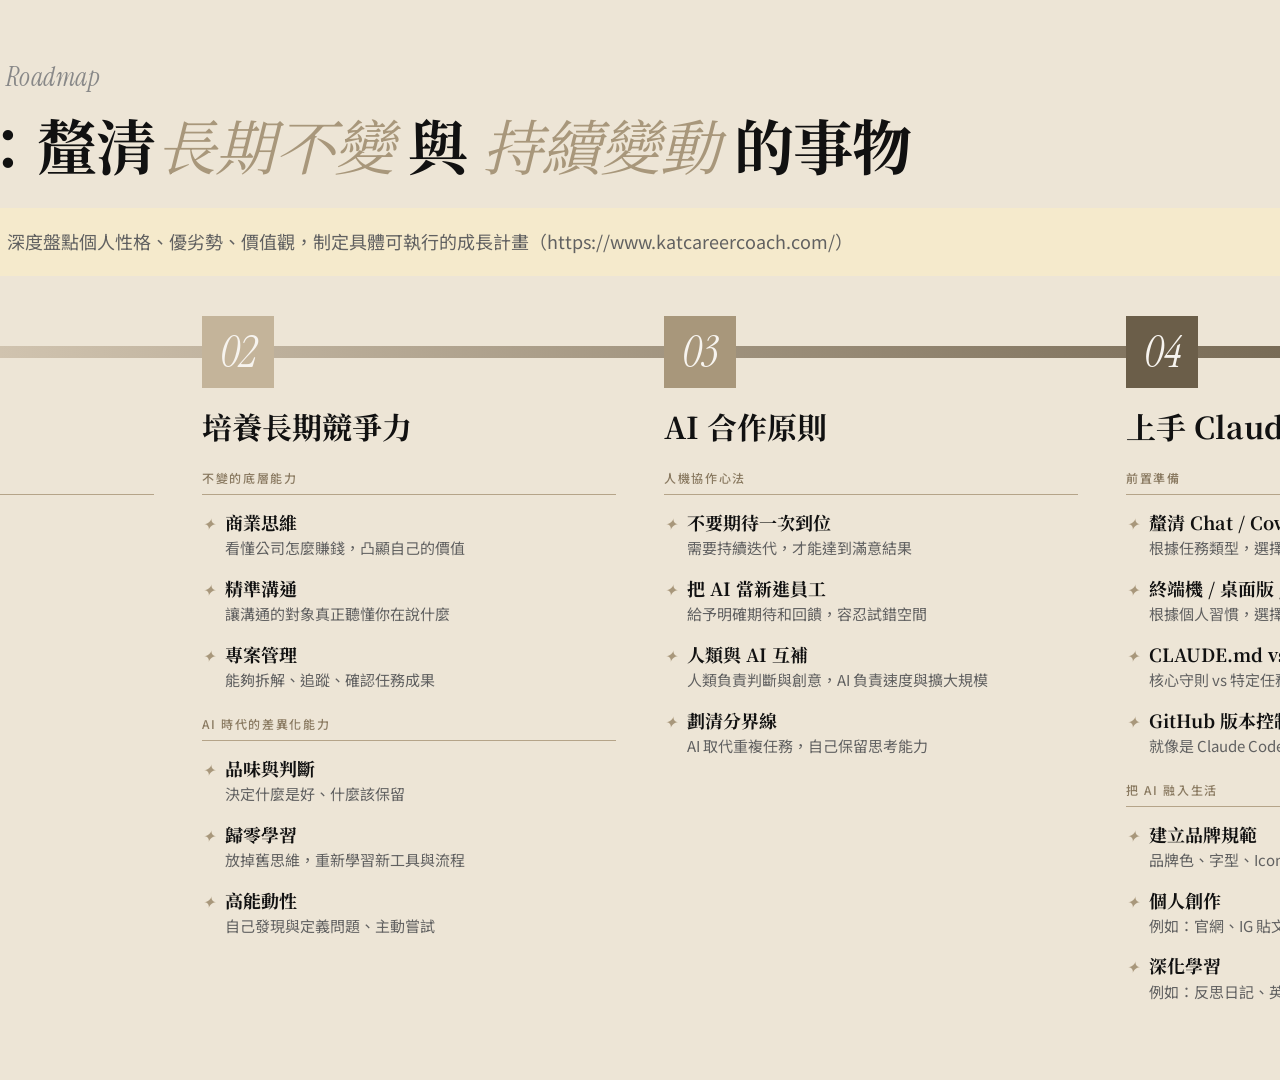
<file: harness-ai/learning-map/index.html>
<!DOCTYPE html>
<html lang="zh-Hant">
<head>
  <meta charset="UTF-8" />
  <meta name="viewport" content="width=1920, initial-scale=1.0" />
  <title>Harness AI — 競爭力學習地圖</title>
  <link rel="preconnect" href="https://fonts.googleapis.com" />
  <link rel="preconnect" href="https://fonts.gstatic.com" crossorigin />
  <link rel="stylesheet" href="https://fonts.googleapis.com/css2?family=Noto+Sans+TC:wght@400;500;700&family=Noto+Serif+TC:wght@500;700&family=Instrument+Serif:ital@0;1&display=swap" />
  <link rel="stylesheet" href="../../tokens.css" />
  <link rel="stylesheet" href="./style.css" />
</head>
<body>

<div class="canvas">
  <div class="canvas__inner">

    <header class="canvas-header">
      <p class="canvas-eyebrow">✦ Harness AI · Competency Roadmap</p>
      <h1 class="canvas-title">核心策略：釐清<span class="canvas-title__accent">長期不變</span> 與 <span class="canvas-title__accent">持續變動</span> 的事物</h1>
    </header>

    <aside class="callout">
      <p class="callout__text">預約 Kat 的一對一職涯諮詢，深度盤點個人性格、優劣勢、價值觀，制定具體可執行的成長計畫（https://www.katcareercoach.com/）</p>
    </aside>

    <div class="timeline">
      <div class="timeline__track"></div>
      <div class="timeline__arrow"></div>

      <!-- ─── Station 01 ─── -->
      <article class="station">
        <div class="station__node"><span class="station__num">01</span></div>
        <h2 class="station__title">面對 AI 焦慮</h2>

        <p class="group-label">看見與轉化焦慮</p>
        <ul class="items">
          <li class="item">
            <span class="item__star">✦</span>
            <p class="item__text"><strong>瀏覽但不沉浸於社群媒體</strong>　<em>避免引發強烈負面情緒</em></p>
          </li>
          <li class="item">
            <span class="item__star">✦</span>
            <p class="item__text"><strong>應用「注意力恢復理論」</strong>　<em>離開熟悉的壓力源，走進大自然</em></p>
          </li>
          <li class="item">
            <span class="item__star">✦</span>
            <p class="item__text"><strong>擁有「生涯適應力」</strong>　<em>關注、控制、好奇、信心</em></p>
          </li>
        </ul>
      </article>

      <!-- ─── Station 02 ─── -->
      <article class="station">
        <div class="station__node"><span class="station__num">02</span></div>
        <h2 class="station__title">培養長期競爭力</h2>

        <p class="group-label">不變的底層能力</p>
        <ul class="items">
          <li class="item">
            <span class="item__star">✦</span>
            <p class="item__text"><strong>商業思維</strong>　<em>看懂公司怎麼賺錢，凸顯自己的價值</em></p>
          </li>
          <li class="item">
            <span class="item__star">✦</span>
            <p class="item__text"><strong>精準溝通</strong>　<em>讓溝通的對象真正聽懂你在說什麼</em></p>
          </li>
          <li class="item">
            <span class="item__star">✦</span>
            <p class="item__text"><strong>專案管理</strong>　<em>能夠拆解、追蹤、確認任務成果</em></p>
          </li>
        </ul>

        <p class="group-label">AI 時代的差異化能力</p>
        <ul class="items">
          <li class="item">
            <span class="item__star">✦</span>
            <p class="item__text"><strong>品味與判斷</strong>　<em>決定什麼是好、什麼該保留</em></p>
          </li>
          <li class="item">
            <span class="item__star">✦</span>
            <p class="item__text"><strong>歸零學習</strong>　<em>放掉舊思維，重新學習新工具與流程</em></p>
          </li>
          <li class="item">
            <span class="item__star">✦</span>
            <p class="item__text"><strong>高能動性</strong>　<em>自己發現與定義問題、主動嘗試</em></p>
          </li>
        </ul>
      </article>

      <!-- ─── Station 03 ─── -->
      <article class="station">
        <div class="station__node"><span class="station__num">03</span></div>
        <h2 class="station__title">AI 合作原則</h2>

        <p class="group-label">人機協作心法</p>
        <ul class="items">
          <li class="item">
            <span class="item__star">✦</span>
            <p class="item__text"><strong>不要期待一次到位</strong>　<em>需要持續迭代，才能達到滿意結果</em></p>
          </li>
          <li class="item">
            <span class="item__star">✦</span>
            <p class="item__text"><strong>把 AI 當新進員工</strong>　<em>給予明確期待和回饋，容忍試錯空間</em></p>
          </li>
          <li class="item">
            <span class="item__star">✦</span>
            <p class="item__text"><strong>人類與 AI 互補</strong>　<em>人類負責判斷與創意，AI 負責速度與擴大規模</em></p>
          </li>
          <li class="item">
            <span class="item__star">✦</span>
            <p class="item__text"><strong>劃清分界線</strong>　<em>AI 取代重複任務，自己保留思考能力</em></p>
          </li>
        </ul>
      </article>

      <!-- ─── Station 04 ─── -->
      <article class="station">
        <div class="station__node"><span class="station__num">04</span></div>
        <h2 class="station__title">上手 Claude Code</h2>

        <p class="group-label">前置準備</p>
        <ul class="items">
          <li class="item">
            <span class="item__star">✦</span>
            <p class="item__text"><strong>釐清 Chat / Cowork / Code</strong><em>根據任務類型，選擇合適功能</em></p>
          </li>
          <li class="item">
            <span class="item__star">✦</span>
            <p class="item__text"><strong>終端機 / 桌面版 / IDE</strong><em>根據個人習慣，選擇 Claude Code 入口</em></p>
          </li>
          <li class="item">
            <span class="item__star">✦</span>
            <p class="item__text"><strong>CLAUDE.md vs Skill 差別</strong><em>核心守則 vs 特定任務 SOP</em></p>
          </li>
          <li class="item">
            <span class="item__star">✦</span>
            <p class="item__text"><strong>GitHub 版本控制</strong><em>就像是 Claude Code 的雲端硬碟</em></p>
          </li>
        </ul>

        <p class="group-label">把 AI 融入生活</p>
        <ul class="items">
          <li class="item">
            <span class="item__star">✦</span>
            <p class="item__text"><strong>建立品牌規範</strong><em>品牌色、字型、Icon 樣式等元素</em></p>
          </li>
          <li class="item">
            <span class="item__star">✦</span>
            <p class="item__text"><strong>個人創作</strong><em>例如：官網、IG 貼文模板、簡報模板</em></p>
          </li>
          <li class="item">
            <span class="item__star">✦</span>
            <p class="item__text"><strong>深化學習</strong><em>例如：反思日記、英文教練</em></p>
          </li>
        </ul>
      </article>

    </div>

  </div>
</div>

</body>
</html>
</file>
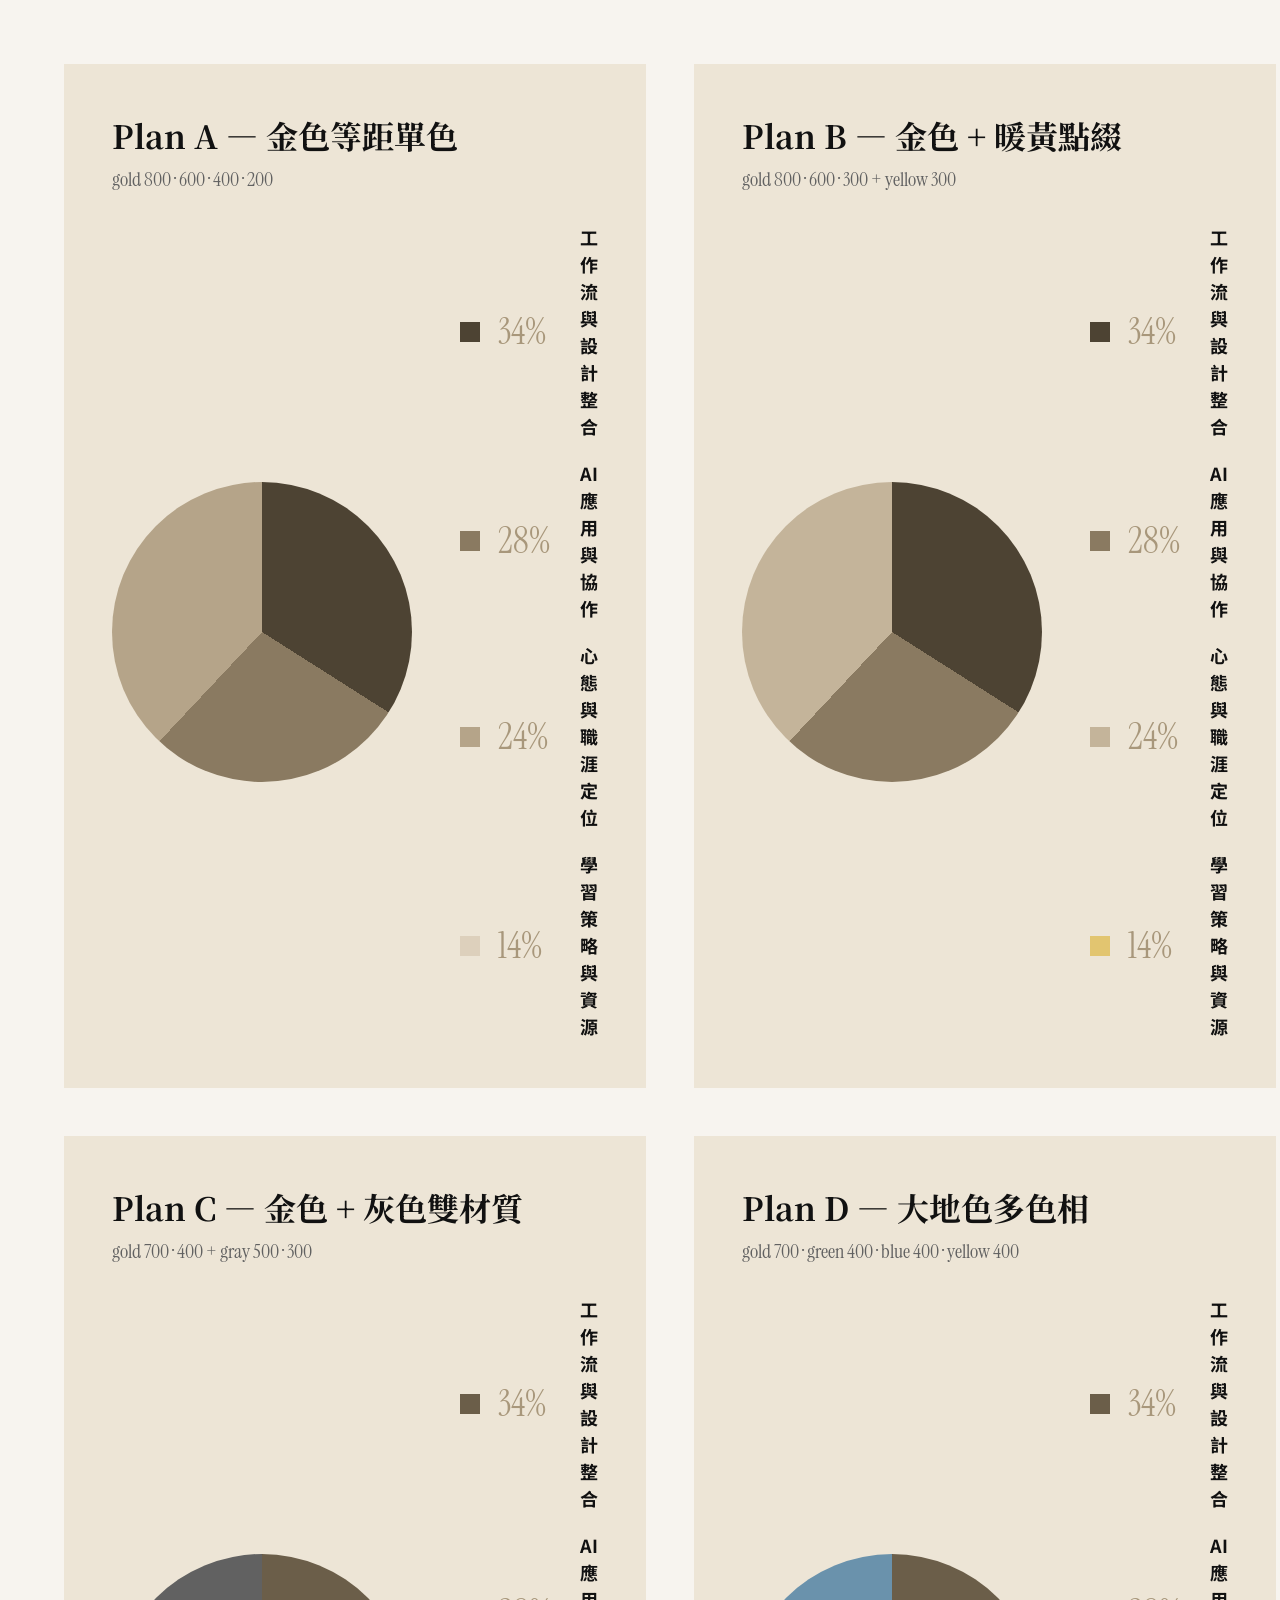
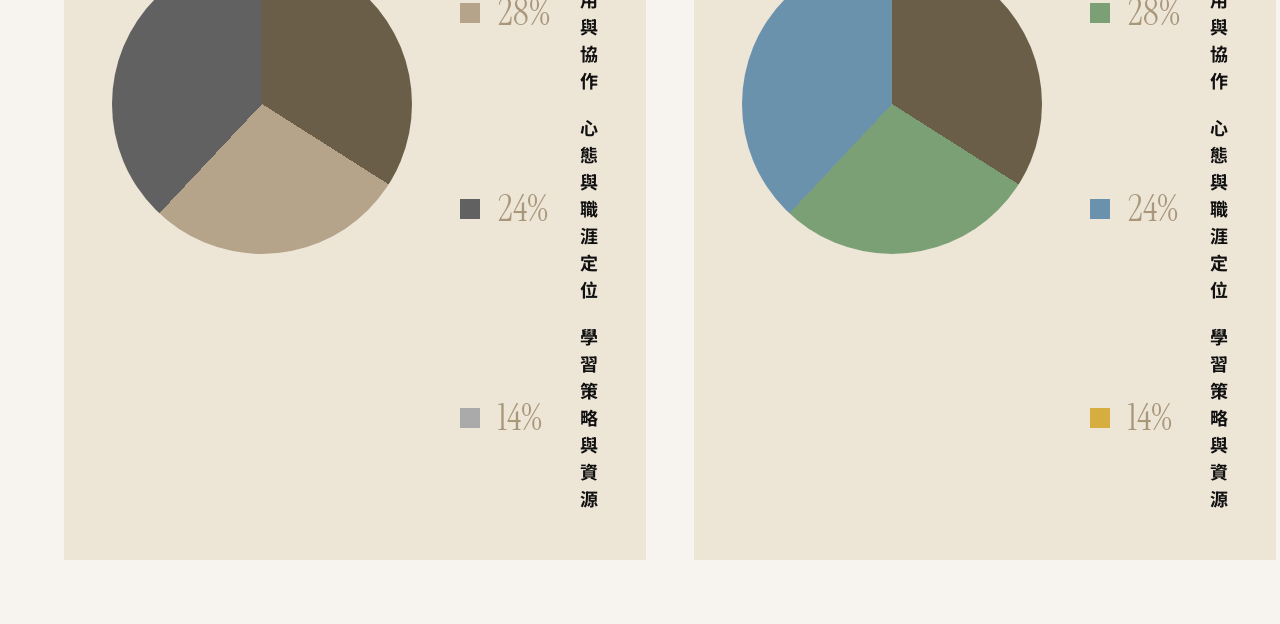
<file: harness-ai/pie-palette-demo.html>
<!DOCTYPE html>
<html lang="zh-Hant">
<head>
<meta charset="UTF-8" />
<link rel="preconnect" href="https://fonts.googleapis.com" />
<link rel="preconnect" href="https://fonts.gstatic.com" crossorigin />
<link href="https://fonts.googleapis.com/css2?family=Instrument+Serif:ital@0;1&family=Noto+Serif+TC:wght@300;400;700&family=Noto+Sans+TC:wght@400;500;700&display=swap" rel="stylesheet" />
<link rel="stylesheet" href="../template/tokens.css" />
<link rel="stylesheet" href="../template/slide.css" />
<style>
  body { background: var(--gold-50); padding: 64px; font-family: 'Noto Sans TC', sans-serif; }
  .demo-grid { display: grid; grid-template-columns: 1fr 1fr; gap: 48px; max-width: 1700px; margin: 0 auto; }
  .demo-card { background: var(--gold-100); padding: 48px; }
  .demo-card h3 { font-family: 'Noto Serif TC', serif; font-weight: 700; font-size: 32px; color: var(--gray-900); margin-bottom: 8px; }
  .demo-card .hexes { font-family: 'Instrument Serif', serif; font-size: 20px; color: var(--gray-500); margin-bottom: 32px; }
  /* shrink pie for demo grid */
  .demo-card .pie-chart { width: 300px; height: 300px; }
  .demo-card .pie-layout { gap: 48px; }
  .demo-card .pie-legend { gap: 20px; }
  .demo-card .pie-pct { font-size: 36px; width: 64px; }
  .demo-card .pie-label { font-size: 18px; }
  .demo-card .pie-swatch { width: 20px; height: 20px; }
  .demo-card .pie-legend-item { gap: 18px; }
</style>
</head>
<body>
  <div class="demo-grid">

    <!-- Plan A: 金色等距單色 -->
    <div class="demo-card on-light" style="--chart-1:var(--gold-800);--chart-2:var(--gold-600);--chart-3:var(--gold-400);--chart-4:var(--gold-200);">
      <h3>Plan A — 金色等距單色</h3>
      <p class="hexes">gold 800 · 600 · 400 · 200</p>
      <div class="pie-layout">
        <div class="pie-chart-area"><div class="pie-chart pie-chart--4" style="--p1:34%;--p2:62%;--p3:86%;"></div></div>
        <div class="pie-legend">
          <div class="pie-legend-item"><div class="pie-swatch pie-swatch--1"></div><span class="pie-pct">34%</span><p class="pie-label on-light"><strong>工作流與設計整合</strong></p></div>
          <div class="pie-legend-item"><div class="pie-swatch pie-swatch--2"></div><span class="pie-pct">28%</span><p class="pie-label on-light"><strong>AI 應用與協作</strong></p></div>
          <div class="pie-legend-item"><div class="pie-swatch pie-swatch--3"></div><span class="pie-pct">24%</span><p class="pie-label on-light"><strong>心態與職涯定位</strong></p></div>
          <div class="pie-legend-item"><div class="pie-swatch pie-swatch--4"></div><span class="pie-pct">14%</span><p class="pie-label on-light"><strong>學習策略與資源</strong></p></div>
        </div>
      </div>
    </div>

    <!-- Plan B: 金色 + 暖黃 accent -->
    <div class="demo-card on-light" style="--chart-1:var(--gold-800);--chart-2:var(--gold-600);--chart-3:var(--gold-300);--chart-4:var(--yellow-300);">
      <h3>Plan B — 金色 + 暖黃點綴</h3>
      <p class="hexes">gold 800 · 600 · 300 + yellow 300</p>
      <div class="pie-layout">
        <div class="pie-chart-area"><div class="pie-chart pie-chart--4" style="--p1:34%;--p2:62%;--p3:86%;"></div></div>
        <div class="pie-legend">
          <div class="pie-legend-item"><div class="pie-swatch pie-swatch--1"></div><span class="pie-pct">34%</span><p class="pie-label on-light"><strong>工作流與設計整合</strong></p></div>
          <div class="pie-legend-item"><div class="pie-swatch pie-swatch--2"></div><span class="pie-pct">28%</span><p class="pie-label on-light"><strong>AI 應用與協作</strong></p></div>
          <div class="pie-legend-item"><div class="pie-swatch pie-swatch--3"></div><span class="pie-pct">24%</span><p class="pie-label on-light"><strong>心態與職涯定位</strong></p></div>
          <div class="pie-legend-item"><div class="pie-swatch pie-swatch--4"></div><span class="pie-pct">14%</span><p class="pie-label on-light"><strong>學習策略與資源</strong></p></div>
        </div>
      </div>
    </div>

    <!-- Plan C: 金色 + 灰色 雙材質 -->
    <div class="demo-card on-light" style="--chart-1:var(--gold-700);--chart-2:var(--gold-400);--chart-3:var(--gray-500);--chart-4:var(--gray-300);">
      <h3>Plan C — 金色 + 灰色雙材質</h3>
      <p class="hexes">gold 700 · 400 + gray 500 · 300</p>
      <div class="pie-layout">
        <div class="pie-chart-area"><div class="pie-chart pie-chart--4" style="--p1:34%;--p2:62%;--p3:86%;"></div></div>
        <div class="pie-legend">
          <div class="pie-legend-item"><div class="pie-swatch pie-swatch--1"></div><span class="pie-pct">34%</span><p class="pie-label on-light"><strong>工作流與設計整合</strong></p></div>
          <div class="pie-legend-item"><div class="pie-swatch pie-swatch--2"></div><span class="pie-pct">28%</span><p class="pie-label on-light"><strong>AI 應用與協作</strong></p></div>
          <div class="pie-legend-item"><div class="pie-swatch pie-swatch--3"></div><span class="pie-pct">24%</span><p class="pie-label on-light"><strong>心態與職涯定位</strong></p></div>
          <div class="pie-legend-item"><div class="pie-swatch pie-swatch--4"></div><span class="pie-pct">14%</span><p class="pie-label on-light"><strong>學習策略與資源</strong></p></div>
        </div>
      </div>
    </div>

    <!-- Plan D: 大地色多色相 -->
    <div class="demo-card on-light" style="--chart-1:var(--gold-700);--chart-2:var(--green-400);--chart-3:var(--blue-400);--chart-4:var(--yellow-400);">
      <h3>Plan D — 大地色多色相</h3>
      <p class="hexes">gold 700 · green 400 · blue 400 · yellow 400</p>
      <div class="pie-layout">
        <div class="pie-chart-area"><div class="pie-chart pie-chart--4" style="--p1:34%;--p2:62%;--p3:86%;"></div></div>
        <div class="pie-legend">
          <div class="pie-legend-item"><div class="pie-swatch pie-swatch--1"></div><span class="pie-pct">34%</span><p class="pie-label on-light"><strong>工作流與設計整合</strong></p></div>
          <div class="pie-legend-item"><div class="pie-swatch pie-swatch--2"></div><span class="pie-pct">28%</span><p class="pie-label on-light"><strong>AI 應用與協作</strong></p></div>
          <div class="pie-legend-item"><div class="pie-swatch pie-swatch--3"></div><span class="pie-pct">24%</span><p class="pie-label on-light"><strong>心態與職涯定位</strong></p></div>
          <div class="pie-legend-item"><div class="pie-swatch pie-swatch--4"></div><span class="pie-pct">14%</span><p class="pie-label on-light"><strong>學習策略與資源</strong></p></div>
        </div>
      </div>
    </div>

  </div>
</body>
</html>
</file>
<file: tokens.css>
/* ══════════════════════════════════════════════
   Kat Career Coach — Design Tokens
   Single source of truth. Load before project CSS.
   ══════════════════════════════════════════════ */

:root {

  /* ── Gold ───────────────────────────────────── */
  --gold-50:  #F7F4EF;
  --gold-100: #EDE5D6;
  --gold-200: #DDD0BC;
  --gold-300: #C4B49A;
  --gold-400: #B5A489;
  --gold-500: #A8977B;
  --gold-600: #8A7A61;
  --gold-700: #6B5E49;
  --gold-800: #4D4333;
  --gold-900: #2E2820;

  /* ── Gray ───────────────────────────────────── */
  --gray-50:  #F7F7F7;
  --gray-100: #EEEEEE;
  --gray-200: #CCCCCC;
  --gray-300: #AAAAAA;
  --gray-400: #888888;
  --gray-500: #616161;
  --gray-600: #424242;
  --gray-700: #2E2E2E;
  --gray-800: #1A1A1A;
  --gray-900: #111111;

  /* ── Functional: Red ────────────────────────── */
  --red-50:  #FAF0EF;
  --red-100: #F4DCDA;
  --red-200: #E8C0BC;
  --red-300: #D89E9A;
  --red-400: #C87A76;
  --red-500: #B85C58;
  --red-600: #9A4A46;
  --red-700: #7C3A36;
  --red-800: #5E2A28;
  --red-900: #3E1C1A;

  /* ── Functional: Yellow ─────────────────────── */
  --yellow-50:  #FAF6E6;
  --yellow-100: #F5EACC;
  --yellow-200: #EDD9A0;
  --yellow-300: #E2C570;
  --yellow-400: #D6AE40;
  --yellow-500: #C8981A;
  --yellow-600: #A87C12;
  --yellow-700: #88620C;
  --yellow-800: #664808;
  --yellow-900: #443004;

  /* ── Functional: Green ──────────────────────── */
  --green-50:  #EDF2EC;
  --green-100: #D8E6D6;
  --green-200: #BDD4B9;
  --green-300: #9DBF98;
  --green-400: #7BA076;
  --green-500: #5C7A58;
  --green-600: #4A6246;
  --green-700: #3A4E36;
  --green-800: #2A3826;
  --green-900: #1C2418;

  /* ── Functional: Blue ───────────────────────── */
  --blue-50:  #EAF0F5;
  --blue-100: #D2E0EC;
  --blue-200: #B2CCDF;
  --blue-300: #8EB3CE;
  --blue-400: #6A92AC;
  --blue-500: #4C6E8C;
  --blue-600: #3C5870;
  --blue-700: #2E4456;
  --blue-800: #20303E;
  --blue-900: #141E28;

  /* ── Functional: Purple ─────────────────────── */
  --purple-50:  #F1EEF7;
  --purple-100: #E4DCEF;
  --purple-200: #D0C4E4;
  --purple-300: #B8A8D4;
  --purple-400: #9A8ABC;
  --purple-500: #7C6AA0;
  --purple-600: #645484;
  --purple-700: #4E4068;
  --purple-800: #382E4C;
  --purple-900: #241C32;

}
</file>
<file: harness-ai/learning-map/style.css>
/* ══════════════════════════════════════════════
   Harness AI — Competency Timeline
   Single canvas 1920×1080. Brand-aligned.
   ══════════════════════════════════════════════ */

* { box-sizing: border-box; margin: 0; padding: 0; }

body {
  background: var(--gold-200);
  font-family: 'Noto Sans TC', sans-serif;
  min-height: 100vh;
  display: flex;
  align-items: center;
  justify-content: center;
}

ul { list-style: none; }

/* ── Canvas ────────────────────────────────────── */

.canvas {
  width: 1920px;
  height: 1080px;
  background: var(--gold-100);
  position: relative;
  overflow: hidden;
  flex-shrink: 0;
  display: flex;
  flex-direction: column;
}

.canvas__inner {
  position: relative;
  flex: 1;
  min-height: 0;
  padding: 60px;
  display: flex;
  flex-direction: column;
}

/* ── Header ────────────────────────────────────── */

.canvas-header {
  margin-bottom: 28px;
}

/* ── Callout ───────────────────────────────────── */

.callout {
  background: var(--yellow-100);
  border-left: 4px solid var(--yellow-500);
  padding: 20px 28px;
  display: flex;
  justify-content: space-between;
  align-items: center;
  gap: 32px;
  margin-bottom: 40px;
  flex-shrink: 0;
}

.callout__text {
  font-size: 18px;
  line-height: 1.55;
  color: var(--gray-500);
  flex: 1;
}

.callout__link {
  font-family: 'Instrument Serif', serif;
  font-style: italic;
  font-size: 24px;
  color: var(--gold-700);
  text-decoration: none;
  white-space: nowrap;
  border-bottom: 1px solid var(--gold-700);
  padding-bottom: 2px;
}

.canvas-eyebrow {
  font-family: 'Instrument Serif', serif;
  font-style: italic;
  font-size: 26px;
  color: var(--gray-400);
  margin-bottom: 14px;
  letter-spacing: 0.02em;
}

.canvas-title {
  font-family: 'Noto Serif TC', serif;
  font-weight: 700;
  font-size: 60px;
  line-height: 1.2;
  color: var(--gray-900);
  letter-spacing: -0.01em;
}

.canvas-title__accent {
  font-family: 'Noto Serif TC', serif;
  font-style: italic;
  color: var(--gold-500);
  font-weight: 400;
}

/* ── Timeline ──────────────────────────────────── */

.timeline {
  display: grid;
  grid-template-columns: repeat(4, 1fr);
  gap: 48px;
  position: relative;
  flex: 1;
  min-height: 0;
}

.timeline__track {
  position: absolute;
  top: 30px;
  left: 72px;
  right: 72px;
  height: 12px;
  background: linear-gradient(to right, var(--gold-200), var(--gold-700));
  z-index: 0;
}

.timeline__arrow {
  position: absolute;
  top: 18px;
  right: 36px;
  width: 0;
  height: 0;
  border-top: 18px solid transparent;
  border-bottom: 18px solid transparent;
  border-left: 36px solid var(--gold-700);
  z-index: 0;
}

/* ── Station ───────────────────────────────────── */

.station {
  position: relative;
  z-index: 1;
  display: flex;
  flex-direction: column;
  min-width: 0;
}

.station__node {
  width: 72px;
  height: 72px;
  display: flex;
  align-items: center;
  justify-content: center;
  margin-bottom: 20px;
}

.station:nth-of-type(1) .station__node {
  background: var(--gold-200);
}
.station:nth-of-type(1) .station__num { color: var(--gold-600); }

.station:nth-of-type(2) .station__node {
  background: var(--gold-300);
}
.station:nth-of-type(2) .station__num { color: var(--gold-50); }

.station:nth-of-type(3) .station__node {
  background: var(--gold-500);
}
.station:nth-of-type(3) .station__num { color: var(--gold-50); }

.station:nth-of-type(4) .station__node {
  background: var(--gold-700);
}
.station:nth-of-type(4) .station__num { color: var(--gold-50); }

.station__num {
  font-family: 'Instrument Serif', serif;
  font-style: italic;
  font-weight: 400;
  font-size: 44px;
  line-height: 1;
}

.station__title {
  font-family: 'Noto Serif TC', serif;
  font-weight: 700;
  font-size: 30px;
  line-height: 1.25;
  color: var(--gray-900);
  margin-bottom: 24px;
}

/* ── Group label & items ───────────────────────── */

.group-label {
  font-family: 'Noto Sans TC', sans-serif;
  font-weight: 500;
  font-size: 12px;
  letter-spacing: 0.14em;
  text-transform: uppercase;
  color: var(--gold-600);
  padding-bottom: 8px;
  border-bottom: 1px solid var(--gold-400);
  margin-bottom: 14px;
}

.group-label + .items { margin-bottom: 20px; }
.group-label:not(:first-of-type) { margin-top: 4px; }

.items {
  display: flex;
  flex-direction: column;
  gap: 16px;
}

.item {
  display: flex;
  gap: 10px;
  align-items: baseline;
  min-width: 0;
}

.item__star {
  color: var(--gold-500);
  font-family: 'Instrument Serif', serif;
  font-style: italic;
  font-size: 16px;
  flex-shrink: 0;
}

.item__text {
  flex: 1;
  min-width: 0;
  font-size: 18px;
  line-height: 1.45;
  color: var(--gray-700);
}

.item__text strong {
  font-family: 'Noto Serif TC', serif;
  font-weight: 700;
  color: var(--gray-900);
}

.item__text em {
  display: block;
  font-style: normal;
  color: var(--gray-500);
  font-size: 15px;
  margin-top: 2px;
}

/* ── Footer ────────────────────────────────────── */
</file>
<file: template/tokens.css>
/* ══════════════════════════════════════════════
   Kat Career Coach — Design Tokens
   Single source of truth. Load before project CSS.
   ══════════════════════════════════════════════ */

:root {

  /* ── Gold ───────────────────────────────────── */
  --gold-50:  #F7F4EF;
  --gold-100: #EDE5D6;
  --gold-200: #DDD0BC;
  --gold-300: #C4B49A;
  --gold-400: #B5A489;
  --gold-500: #A8977B;
  --gold-600: #8A7A61;
  --gold-700: #6B5E49;
  --gold-800: #4D4333;
  --gold-900: #2E2820;

  /* ── Gray ───────────────────────────────────── */
  --gray-50:  #F7F7F7;
  --gray-100: #EEEEEE;
  --gray-200: #CCCCCC;
  --gray-300: #AAAAAA;
  --gray-400: #888888;
  --gray-500: #616161;
  --gray-600: #424242;
  --gray-700: #2E2E2E;
  --gray-800: #1A1A1A;
  --gray-900: #111111;

  /* ── Functional: Red ────────────────────────── */
  --red-50:  #FAF0EF;
  --red-100: #F4DCDA;
  --red-200: #E8C0BC;
  --red-300: #D89E9A;
  --red-400: #C87A76;
  --red-500: #B85C58;
  --red-600: #9A4A46;
  --red-700: #7C3A36;
  --red-800: #5E2A28;
  --red-900: #3E1C1A;

  /* ── Functional: Yellow ─────────────────────── */
  --yellow-50:  #FAF6E6;
  --yellow-100: #F5EACC;
  --yellow-200: #EDD9A0;
  --yellow-300: #E2C570;
  --yellow-400: #D6AE40;
  --yellow-500: #C8981A;
  --yellow-600: #A87C12;
  --yellow-700: #88620C;
  --yellow-800: #664808;
  --yellow-900: #443004;

  /* ── Functional: Green ──────────────────────── */
  --green-50:  #EDF2EC;
  --green-100: #D8E6D6;
  --green-200: #BDD4B9;
  --green-300: #9DBF98;
  --green-400: #7BA076;
  --green-500: #5C7A58;
  --green-600: #4A6246;
  --green-700: #3A4E36;
  --green-800: #2A3826;
  --green-900: #1C2418;

  /* ── Functional: Blue ───────────────────────── */
  --blue-50:  #EAF0F5;
  --blue-100: #D2E0EC;
  --blue-200: #B2CCDF;
  --blue-300: #8EB3CE;
  --blue-400: #6A92AC;
  --blue-500: #4C6E8C;
  --blue-600: #3C5870;
  --blue-700: #2E4456;
  --blue-800: #20303E;
  --blue-900: #141E28;

  /* ── Functional: Purple ─────────────────────── */
  --purple-50:  #F1EEF7;
  --purple-100: #E4DCEF;
  --purple-200: #D0C4E4;
  --purple-300: #B8A8D4;
  --purple-400: #9A8ABC;
  --purple-500: #7C6AA0;
  --purple-600: #645484;
  --purple-700: #4E4068;
  --purple-800: #382E4C;
  --purple-900: #241C32;

}
</file>
<file: template/slide.css>
/* ════════════════════════════════════════════════
   Kat Brand — Slide Template
   Canvas: 1920 × 1080 px  |  Preview: 50% scale
   ════════════════════════════════════════════════ */

:root {
  --highlight-warm: #EDE8A8;
  --chart-1: var(--gold-800);
  --chart-2: var(--gold-600);
  --chart-3: var(--gold-300);
  --chart-1-dark: var(--gold-600);
  --chart-2-dark: var(--gold-400);
  --chart-3-dark: var(--gold-200);
}

* { box-sizing: border-box; margin: 0; padding: 0; }

::selection { background: var(--gold-200); color: var(--gray-900); }

body {
  background: var(--gold-200);
  font-family: 'Noto Sans TC', sans-serif;
  display: flex;
  flex-direction: column;
  align-items: center;
  gap: 0;
  padding: 0 0 96px;
}

.slide-container {
  display: flex;
  flex-direction: column;
  align-items: center;
  gap: 48px;
  padding: 48px 24px 0;
  width: 100%;
}

.slide-group {
  display: flex;
  flex-direction: column;
  gap: 10px;
}

.slide-label {
  font-size: 12px;
  color: var(--gold-50);
  letter-spacing: 0.08em;
  text-transform: uppercase;
}

/* ════════════════════════════════════════════════
   SLIDE SHELL
   ════════════════════════════════════════════════ */

.slide-wrap {
  width: 960px;
  height: 540px;
  overflow: hidden;
  flex-shrink: 0;
}

.slide {
  width: 1920px;
  height: 1080px;
  transform: scale(0.5);
  transform-origin: top left;
  position: relative;
}

.slide--light  { background: var(--gold-50); }
.slide--dark   { background: var(--gold-900); }
.slide--warm   { background: var(--gold-100); }

.slide__full-image {
  display: block;
  width: 100%;
  height: 100%;
  object-fit: cover;
}

.inner {
  padding: 96px 112px;
  height: 100%;
  display: flex;
  flex-direction: column;
}

/* ════════════════════════════════════════════════
   TYPOGRAPHY
   ════════════════════════════════════════════════ */

.t-cover-title {
  font-family: 'Noto Serif TC', serif;
  font-weight: 700;
  font-size: 96px;
  line-height: 1.4;
}
.t-cover-title.on-dark  { color: var(--gold-100); }
.t-cover-title.on-light { color: var(--gray-900); }

.t-cover-sub {
  font-family: 'Noto Sans TC', sans-serif;
  font-weight: 400;
  font-size: 40px;
  line-height: 1.6;
}
.t-cover-sub.on-dark  { color: var(--gold-300); }
.t-cover-sub.on-light { color: var(--gray-500); }

.t-handle {
  font-family: 'Instrument Serif', serif;
  font-weight: 400;
  font-size: 40px;
}
.t-handle.on-dark  { color: var(--gold-500); }
.t-handle.on-light { color: var(--gray-500); }

.t-section-num {
  font-family: 'Instrument Serif', serif;
  font-style: italic;
  font-weight: 400;
  font-size: 120px;
  line-height: 1;
  color: var(--gold-500);
  flex-shrink: 0;
}

.t-section-title {
  font-family: 'Noto Serif TC', serif;
  font-weight: 700;
  font-size: 72px;
  line-height: 1.3;
}
.t-section-title.on-dark  { color: var(--gold-100); }
.t-section-title.on-light { color: var(--gray-900); }

.t-page-label {
  font-family: 'Noto Sans TC', sans-serif;
  font-weight: 500;
  font-size: 24px;
  letter-spacing: 0.12em;
  text-transform: uppercase;
  color: var(--gold-500);
  flex-shrink: 0;
}

.t-page-title {
  font-family: 'Noto Serif TC', serif;
  font-weight: 700;
  font-size: 80px;
  line-height: 1.25;
}
.t-page-title.on-dark  { color: var(--gold-100); }
.t-page-title.on-light { color: var(--gray-900); }

.t-agenda-title {
  font-family: 'Instrument Serif', serif;
  font-style: italic;
  font-weight: 400;
  font-size: 120px;
  line-height: 1.25;
}
.t-agenda-title.on-dark  { color: var(--gold-100); }
.t-agenda-title.on-light { color: var(--gold-500); }

.t-body {
  font-family: 'Noto Sans TC', sans-serif;
  font-weight: 400;
  font-size: 32px;
  line-height: 1.85;
}
.t-body.on-dark  { color: var(--gold-400); }
.t-body.on-light { color: var(--gray-500); }

.t-card-tag {
  font-family: 'Noto Serif TC', serif;
  font-weight: 700;
  font-size: 36px;
  line-height: 1.5;
}
.card.on-light .t-card-tag { color: var(--gray-900); }
.card.on-dark  .t-card-tag { color: var(--gold-100); }

.t-card-body {
  font-family: 'Noto Sans TC', sans-serif;
  font-weight: 400;
  font-size: 32px;
  line-height: 1.85;
}
.t-card-body.on-dark  { color: var(--gold-300); }
.t-card-body.on-light { color: var(--gray-500); }


.t-quote {
  font-family: 'Noto Serif TC', serif;
  font-weight: 500;
  font-size: 52px;
  line-height: 1.8;
}
.t-quote.on-dark  { color: var(--gold-300); }
.t-quote.on-light { color: var(--gold-600); }

.t-quote-source {
  font-family: 'Noto Sans TC', sans-serif;
  font-weight: 400;
  font-size: 32px;
}
.t-quote-source.on-dark  { color: var(--gold-600); }
.t-quote-source.on-light { color: var(--gray-400); }

.t-num {
  font-family: 'Instrument Serif', serif;
  font-style: italic;
  font-weight: 400;
  font-size: 80px;
  line-height: 1;
  color: var(--gold-500);
  flex-shrink: 0;
  min-width: 72px;
}
.on-dark .t-num { color: var(--gold-600); }

.t-caption {
  font-family: 'Noto Sans TC', sans-serif;
  font-weight: 400;
  font-size: 28px;
}
.t-caption.on-dark  { color: var(--gold-500); }
.t-caption.on-light { color: var(--gray-400); }

.t-highlight { padding: 2px 6px; }
.on-light .t-highlight { background: var(--highlight-warm); }
.on-dark  .t-highlight { background: var(--gold-700); }

.t-step-num {
  font-family: 'Instrument Serif', serif;
  font-weight: 400;
  font-size: 56px;
  line-height: 1;
  color: var(--gold-500);
}

.t-step-title {
  font-family: 'Noto Serif TC', serif;
  font-weight: 700;
  font-size: 32px;
  line-height: 1.3;
}
.t-step-title.on-dark  { color: var(--gold-100); }
.t-step-title.on-light { color: var(--gray-900); }

.t-step-desc {
  font-family: 'Noto Sans TC', sans-serif;
  font-weight: 400;
  font-size: 24px;
  line-height: 1.65;
}
.t-step-desc.on-dark  { color: var(--gold-300); }
.t-step-desc.on-light { color: var(--gray-500); }

.t-agenda-text {
  font-family: 'Noto Serif TC', serif;
  font-weight: 700;
  font-size: 36px;
  line-height: 1.3;
}
.t-agenda-text.on-dark  { color: var(--gold-200); }
.t-agenda-text.on-light { color: var(--gray-800); }

.t-col-tag {
  font-family: 'Noto Sans TC', sans-serif;
  font-weight: 500;
  font-size: 24px;
  letter-spacing: 0.1em;
  text-transform: uppercase;
  color: var(--gold-500);
}

.t-list-title {
  font-family: 'Noto Serif TC', serif;
  font-weight: 700;
  font-size: 40px;
  line-height: 1.3;
}
.t-list-title.on-dark  { color: var(--gold-100); }
.t-list-title.on-light { color: var(--gray-900); }

/* ════════════════════════════════════════════════
   PAGE HEADER
   ════════════════════════════════════════════════ */

.page-header {
  display: flex;
  align-items: baseline;
  gap: 24px;
  margin-bottom: 56px;
  flex-shrink: 0;
}

/* ════════════════════════════════════════════════
   1. COVER
   ════════════════════════════════════════════════ */

.cover__bg {
  position: absolute;
  inset: 0;
  z-index: 0;
  display: flex;
  align-items: center;
  justify-content: center;
  background: repeating-linear-gradient(
    -45deg,
    var(--gold-800) 0px,
    var(--gold-800) 20px,
    var(--gold-900) 20px,
    var(--gold-900) 40px
  );
}
.cover__bg img,
.cover__bg video {
  position: absolute;
  inset: 0;
  width: 100%;
  height: 100%;
  object-fit: cover;
}

.cover__bg .t-caption {
  opacity: 0.4;
  letter-spacing: 0.15em;
  text-transform: uppercase;
}

.cover > .inner {
  position: relative;
  z-index: 1;
  justify-content: flex-start;
  gap: 120px;
}

.cover__top {
  display: flex;
  justify-content: flex-start;
}

.cover__title-block {
  display: flex;
  flex-direction: column;
  gap: 20px;
}

/* ════════════════════════════════════════════════
   2. SECTION DIVIDER
   ════════════════════════════════════════════════ */

.section-divider > .inner {
  justify-content: center;
  gap: 24px;
}

.section-divider__row {
  display: flex;
  align-items: center;
  gap: 48px;
}

.section-divider__line {
  flex: 1;
  height: 2px;
}
.on-light .section-divider__line { background: var(--gold-300); }
.on-dark  .section-divider__line { background: var(--gold-700); }

/* ════════════════════════════════════════════════
   3. AGENDA
   ════════════════════════════════════════════════ */

.agenda-list {
  list-style: none;
  flex: 1;
  display: flex;
  flex-direction: column;
  justify-content: start;
}

.agenda-item {
  display: flex;
  align-items: center;
  gap: 40px;
  padding: 28px 0;
  border-bottom: 1px solid;
}
.on-light .agenda-item { border-color: var(--gold-400); }
.on-dark  .agenda-item { border-color: var(--gold-800); }

.agenda-item:first-child { border-top: 1px solid; }
.on-light .agenda-item:first-child { border-top-color: var(--gold-400); }
.on-dark  .agenda-item:first-child { border-top-color: var(--gold-800); }

.agenda-item__num {
  font-family: 'Instrument Serif', serif;
  font-size: 44px;
  color: var(--gold-500);
  flex-shrink: 0;
  width: 56px;
  text-align: right;
}

.agenda-item__star {
  font-family: 'Instrument Serif', serif;
  font-size: 32px;
  color: var(--gold-500);
  flex-shrink: 0;
  line-height: 1;
}

/* ════════════════════════════════════════════════
   4. CARDS
   ════════════════════════════════════════════════ */

.cards-grid {
  display: grid;
  grid-template-columns: repeat(3, 1fr);
  gap: 32px;
  flex: 1;
}

.cards-grid--2x2 {
  grid-template-columns: repeat(2, 1fr);
}

.card {
  border: 1px solid;
  padding: 48px 40px;
  display: flex;
  flex-direction: column;
  gap: 24px;
}
.card.on-light            { border-color: var(--gold-300); background: var(--gold-50); }
.card.on-light.card--warm { border-color: var(--gold-400); background: var(--gold-200); }
.card.on-dark             { border-color: var(--gold-700); background: var(--gold-800); }

.card__icon {
  width: 64px;
  height: 64px;
  stroke-width: 1.5;
  flex-shrink: 0;
}
.card__icon.on-light { color: var(--gold-500); }
.card__icon.on-dark  { color: var(--gold-400); }

.card__content {
  display: flex;
  flex-direction: column;
  gap: 16px;
  flex: 1;
}

/* ════════════════════════════════════════════════
   5. PIE CHART
   ════════════════════════════════════════════════ */

.pie-layout {
  display: flex;
  align-items: center;
  gap: 96px;
  flex: 1;
}

.pie-svg {
  display: block;
  flex-shrink: 0;
  overflow: visible;
}

.pie-segment {
  cursor: pointer;
  transition: opacity 0.2s ease;
  stroke: none;
  stroke-width: 0;
}

.pie-legend-item {
  cursor: default;
  transition: opacity 0.2s ease;
}

.pie-chart-area {
  display: flex;
  flex-direction: column;
  align-items: center;
  gap: 24px;
  flex-shrink: 0;
}

.pie-chart {
  width: 600px;
  height: 600px;
  border-radius: 50%;
}
.on-light .pie-chart {
  background: conic-gradient(
    var(--chart-1) 0% var(--p1),
    var(--chart-2) var(--p1) var(--p2),
    var(--chart-3) var(--p2) 100%
  );
}
.on-dark .pie-chart {
  background: conic-gradient(
    var(--chart-1-dark) 0% var(--p1),
    var(--chart-2-dark) var(--p1) var(--p2),
    var(--chart-3-dark) var(--p2) 100%
  );
}

.pie-legend {
  display: flex;
  flex-direction: column;
  gap: 40px;
  flex: 1;
  justify-content: center;
}

.pie-legend-item {
  display: flex;
  align-items: center;
  gap: 32px;
}

.pie-swatch {
  width: 28px;
  height: 28px;
  flex-shrink: 0;
}
.on-light .pie-swatch--1 { background: var(--chart-1); }
.on-light .pie-swatch--2 { background: var(--chart-2); }
.on-light .pie-swatch--3 { background: var(--chart-3); }
.on-light .pie-swatch--4 { background: var(--chart-4); }
.on-dark  .pie-swatch--1 { background: var(--chart-1-dark); }
.on-dark  .pie-swatch--2 { background: var(--chart-2-dark); }
.on-dark  .pie-swatch--3 { background: var(--chart-3-dark); }
.on-dark  .pie-swatch--4 { background: var(--chart-4-dark); }

.pie-pct {
  font-family: 'Instrument Serif', serif;
  font-weight: 400;
  font-size: 64px;
  line-height: 1;
  color: var(--gold-500);
  flex-shrink: 0;
  width: 100px;
}
.on-dark .pie-pct { color: var(--gold-100); }

.pie-label {
  font-family: 'Noto Sans TC', sans-serif;
  font-weight: 400;
  font-size: 32px;
  line-height: 1.5;
}
.pie-label.on-dark  { color: var(--gold-400); }
.pie-label.on-light { color: var(--gray-500); }
.pie-label.on-light strong { color: var(--gray-900); }
.pie-label.on-dark  strong { color: var(--gold-100); }

/* ════════════════════════════════════════════════
   6. IMAGE + TEXT
   ════════════════════════════════════════════════ */

.img-text-layout {
  display: grid;
  grid-template-columns: 1fr 1fr;
  gap: 80px;
  flex: 1;
  min-height: 0;
}

.img-text-layout--wide {
  grid-template-columns: 1fr 2fr;
}

.img-text__content {
  display: flex;
  flex-direction: column;
  justify-content: start;
  gap: 32px;
}

.img-text-layout--wide .img-text__content {
  padding-top: 32px;
}

.img-text__image {
  display: flex;
  min-height: 0;
  overflow: hidden;
}

/* ════════════════════════════════════════════════
   7. IMAGE ONLY
   ════════════════════════════════════════════════ */

.inner:has(.img-only-layout .img-wrap--browser) .page-header         { margin-bottom: 12px; }
.inner:has(.img-only-layout .img-wrap--browser) > .t-body            { margin-bottom: 24px; }
.inner:has(.img-only-layout .img-wrap--browser) .browser-body img    { object-position: top; }
.inner:has(.img-only-layout .img-wrap--plain) .page-header           { margin-bottom: 0; }
.inner:has(.img-only-layout .img-wrap--plain) .img-only-layout        { margin-top: 24px; }
.inner:has(.img-only-layout .img-wrap--plain) > .t-body              { margin-top: 12px; }

.img-only-layout {
  flex: 1;
  display: flex;
  gap: 32px;
  min-height: 0;
  overflow: hidden;
  justify-content: center;
  align-items: flex-start;
}
.img-only-layout--col      { flex-direction: column; align-items: center; }
.img-only-layout--centered { align-items: center; }

.qr-layout {
  flex: 1;
  display: flex;
  flex-direction: column;
  align-items: center;
  justify-content: center;
  gap: 48px;
}
.qr-title {
  font-family: 'Instrument Serif', serif;
  font-style: italic;
  font-weight: 400;
  font-size: 120px;
  line-height: 1;
  color: var(--gold-500);
  text-align: center;
  margin: 0;
}
.qr-code {
  width: 420px;
  height: 420px;
  padding: 24px;
  background: #fff;
}
.qr-code img { width: 100%; height: 100%; object-fit: contain; display: block; }

.inner:has(.qr-layout)::before,
.inner:has(.qr-layout)::after {
  content: '';
  display: block;
  width: 100%;
  height: 1px;
  background: var(--gold-500);
}

/* ════════════════════════════════════════════════
   IMAGE WRAPPERS
   ════════════════════════════════════════════════ */

.img-wrap {
  flex: 1;
  display: flex;
  flex-direction: column;
  overflow: hidden;
  min-width: 0;
  height: 100%;
}

.img-wrap--plain .img-placeholder {
  flex: 1;
  display: flex;
  align-items: center;
  justify-content: center;
}
.on-light .img-wrap--plain .img-placeholder { background: var(--gold-200); }
.on-dark  .img-wrap--plain .img-placeholder { background: var(--gold-800); }

.img-wrap--plain {
  border: 1px solid var(--gray-900);
}

.img-wrap--plain img {
  flex: 1;
  width: 100%;
  object-fit: cover;
  display: block;
}
.img-wrap--ratio-3-4  { flex: none; aspect-ratio: 3/4;  height: 100%; width: auto; }
.img-wrap--ratio-16-9 { flex: none; aspect-ratio: 16/9; height: 100%; width: auto; max-width: 100%; }

.slide-desc {
  flex-shrink: 0;
  margin-top: -32px;
  margin-bottom: 40px;
}

.img-wrap--browser {
  border: 1px solid var(--gray-900);
  border-radius: 12px;
  aspect-ratio: 1440 / 800;
  flex: none;
  align-self: flex-start;
  width: 100%;
  overflow: hidden;
}

.on-dark .img-wrap--browser { border-color: var(--gray-700); }

.img-only-layout .img-wrap--browser {
  width: auto;
  height: 100%;
  align-self: stretch;
}

.browser-chrome {
  height: 44px;
  border-bottom: 1px solid;
  display: flex;
  align-items: center;
  padding: 0 20px;
  gap: 12px;
  flex-shrink: 0;
}
.on-dark  .browser-chrome { background: var(--gray-900); border-bottom-color: var(--gray-700); }
.on-light .browser-chrome { background: var(--gold-100); border-bottom-color: var(--gold-400); }

.browser-dots {
  display: flex;
  gap: 8px;
  flex-shrink: 0;
}

.browser-dot {
  width: 14px;
  height: 14px;
  border-radius: 50%;
}
.browser-dot--r { background: var(--red-400); }
.browser-dot--y { background: var(--yellow-400); }
.browser-dot--g { background: var(--green-400); }

.browser-bar {
  flex: 1;
  height: 24px;
  border-radius: 3px;
  max-width: 480px;
}
.on-dark  .browser-bar { background: var(--gray-700); }
.on-light .browser-bar { background: var(--gold-200); }

.browser-body {
  flex: 1;
  display: flex;
  align-items: center;
  justify-content: center;
  min-height: 0;
}
.on-light .browser-body { background: var(--gold-200); }
.on-dark  .browser-body { background: var(--gold-800); }

.browser-body img {
  width: 100%;
  height: 100%;
  object-fit: cover;
  display: block;
}

.browser-body--scroll {
  overflow-y: scroll;
  align-items: flex-start;
  justify-content: flex-start;
}
.browser-body--scroll img {
  height: auto;
  object-fit: initial;
}

/* ════════════════════════════════════════════════
   6b. IMAGE + TEXT, PLAIN PANEL
   ════════════════════════════════════════════════ */

.inner--img-plain {
  width: 60%;
  padding: 172px 112px;
}

.img-plain-panel {
  position: absolute;
  right: 0;
  top: 0;
  bottom: 0;
  width: 40%;
  display: flex;
  align-items: center;
  justify-content: center;
  padding: 120px;
}
.on-light .img-plain-panel { background: var(--gold-100); }
.on-dark  .img-plain-panel { background: var(--gold-800); }

.img-plain-panel .img-placeholder {
  aspect-ratio: 3 / 4;
  width: 100%;
  max-height: 100%;
  border: 1px solid;
  display: flex;
  align-items: center;
  justify-content: center;
}
.on-light .img-plain-panel .img-placeholder {
  background: var(--gold-300);
  border-color: var(--gray-900);
}
.on-dark .img-plain-panel .img-placeholder {
  background: var(--gold-700);
  border-color: var(--gold-200);
}


.img-plain-panel__img-wrap {
  aspect-ratio: 3 / 4;
  width: 100%;
  max-height: 100%;
  border: 1px solid;
  overflow: hidden;
}
.on-light .img-plain-panel__img-wrap { border-color: var(--gray-900); }
.on-dark  .img-plain-panel__img-wrap { border-color: var(--gold-200); }

.img-plain-panel__img-wrap img {
  width: 100%;
  height: 100%;
  object-fit: cover;
  display: block;
}

/* ════════════════════════════════════════════════
   8. LIST
   ════════════════════════════════════════════════ */

.slide-list {
  list-style: none;
  flex: 1;
  display: flex;
  flex-direction: column;
  justify-content: center;
}

.list-item {
  display: flex;
  align-items: center;
  gap: 40px;
  padding: 48px 0;
  border-bottom: 1px solid;
}
.on-light .list-item { border-color: var(--gold-300); }
.on-dark  .list-item { border-color: var(--gold-600); }

.list-item:first-child { border-top: 1px solid; }
.on-light .list-item:first-child { border-top-color: var(--gold-300); }
.on-dark  .list-item:first-child { border-top-color: var(--gold-600); }

.list-item__text {
  display: flex;
  flex-direction: column;
  gap: 8px;
  flex: 1;
}

.list-item__title-row {
  display: flex;
  align-items: center;
  gap: 8px;
}

.list-item__link {
  display: inline-flex;
  align-items: center;
  justify-content: center;
  flex-shrink: 0;
  color: var(--gold-500);
  transition: color 0.2s;
}
.list-item__link:hover { color: var(--gold-700); }
.list-item__link svg { width: 40px; height: 40px; stroke-width: 1.8; }

.slide-tag {
  font-family: 'Instrument Serif', serif;
  font-size: 28px;
  line-height: 1;
  padding: 6px 20px;
  display: inline-flex;
  align-items: center;
  gap: 8px;
  flex-shrink: 0;
}
.slide-tag--yellow { background: var(--yellow-100); color: var(--yellow-700); border: 1px solid var(--yellow-700); }
.slide-tag--purple { background: var(--purple-100); color: var(--purple-700); border: 1px solid var(--purple-700); }
.slide-tag--corner {
  position: absolute;
  bottom: 120px;
  right: 136px;
  font-size: 32px;
  padding: 10px 28px;
}

/* ════════════════════════════════════════════════
   REFLECT — 三分鐘想一想 反思頁
   ════════════════════════════════════════════════ */
.inner:has(.reflect-content)::before,
.inner:has(.reflect-content)::after {
  content: '';
  display: block;
  width: 100%;
  height: 1px;
  background: var(--gold-500);
}
.reflect-content {
  flex: 1;
  display: flex;
  flex-direction: column;
  align-items: center;
  justify-content: center;
  text-align: center;
  gap: 64px;
}
.reflect-content .t-page-title { max-width: 1400px; }

.t-body code, .t-card-body code, .compare-cell code {
  font-family: 'Google Sans Code', monospace;
  font-size: 0.875em;
  padding: 4px 12px;
}
.compare-cell code { vertical-align: 0.15em; }
.on-light .t-body code, .on-light .t-card-body code, .on-light .compare-cell code { background: var(--red-100); color: var(--red-700); }
.on-dark  .t-body code, .on-dark  .t-card-body code, .on-dark  .compare-cell code { background: var(--gold-700); color: var(--gold-100); }

code.code--purple { background: var(--purple-100) !important; color: var(--purple-700) !important; }
code.code--yellow { background: var(--yellow-100) !important; color: var(--yellow-700) !important; }

.inline-list {
  list-style: none;
  display: flex;
  flex-direction: column;
  gap: 12px;
  margin-top: 16px;
  padding-left: 0;
}

.inline-list li {
  position: relative;
  padding-left: 1.4em;
}

.inline-list li::before {
  content: '✦';
  position: absolute;
  left: 0;
  color: var(--gold-500);
  font-size: 0.85em;
}

.numbered-list {
  list-style: none;
  display: flex;
  flex-direction: column;
  gap: 12px;
  margin-top: 16px;
  padding-left: 0;
  counter-reset: numlist;
}
.numbered-list li {
  counter-increment: numlist;
}
.numbered-list li::before {
  content: counter(numlist) ". ";
  color: var(--gold-500);
  font-weight: 700;
  margin-right: 8px;
}

.slide-link-btn {
  display: inline-flex;
  align-items: center;
  gap: 10px;
  margin-top: 16px;
  font-family: 'Noto Sans TC', sans-serif;
  font-weight: 500;
  font-size: 32px;
  line-height: 1.4;
  color: var(--gold-500);
  text-decoration: none;
  align-self: flex-start;
  transition: color 0.2s;
}
.slide-link-btn svg { width: 32px; height: 32px; stroke-width: 1.8; flex-shrink: 0; }
.slide-link-btn:hover { color: var(--gold-700); }

/* ════════════════════════════════════════════════
   9. QUOTE
   ════════════════════════════════════════════════ */

.quote-layout {
  flex: 1;
  display: flex;
  align-items: center;
  padding: 0 60px;
}

.quote-inner {
  display: flex;
  gap: 48px;
  align-items: flex-start;
}

.quote-bar {
  width: 6px;
  flex-shrink: 0;
  align-self: stretch;
  background: var(--gold-500);
}

.quote-content {
  display: flex;
  flex-direction: column;
  gap: 32px;
}

/* ════════════════════════════════════════════════
   10. PROCESS
   ════════════════════════════════════════════════ */

.steps-layout {
  display: flex;
  align-items: flex-start;
  flex: 1;
  gap: 0;
}

.step-item {
  flex: 1;
  display: flex;
  flex-direction: column;
  gap: 16px;
  padding: 0 40px;
}
.step-item:first-child { padding-left: 0; }
.step-item:last-child  { padding-right: 0; }

.step-connector {
  flex-shrink: 0;
  width: 64px;
  height: 2px;
  margin-top: 32px;
  align-self: flex-start;
}
.on-light .step-connector { background: var(--gold-300); }
.on-dark  .step-connector { background: var(--gold-700); }

/* ════════════════════════════════════════════════
   11. COMPARE TABLE
   ════════════════════════════════════════════════ */

.compare-layout {
  flex: 1;
  display: flex;
  flex-direction: column;
  justify-content: center;
  gap: 48px;
}

.compare-table {
  display: flex;
  flex-direction: column;
}

.compare-row {
  display: grid;
  grid-template-columns: 1fr 1fr;
  padding: 0;
}

/* Header row — no surrounding border, accent underline on cells */
.compare-row--header {
  padding-bottom: 4px;
}

/* Item rows — darker dividers between rows */
.compare-row:not(.compare-row--header) {
  padding: 36px 0;
}
.on-light .compare-row:not(.compare-row--header) { border-bottom: 1px solid var(--gold-400); }
.on-dark  .compare-row:not(.compare-row--header) { border-bottom: 1px solid var(--gold-600); }

/* Header cells — Noto Serif, icon + text, gold-500 underline accent */
.compare-row--header .compare-cell {
  display: flex;
  align-items: center;
  gap: 20px;
  font-family: 'Noto Serif TC', serif;
  font-weight: 600;
  font-size: 44px;
  line-height: 1.3;
  padding-bottom: 24px;
  border-bottom: 3px solid var(--gold-500);
}
.compare-row--header .compare-cell svg {
  width: 44px;
  height: 44px;
  flex-shrink: 0;
  stroke-width: 1.5;
}

/* Item cells — Noto Sans, lighter, smaller */
.compare-cell {
  font-family: 'Noto Sans TC', sans-serif;
  font-weight: 400;
  font-size: 32px;
  line-height: 1.4;
}

.on-light .compare-row--header .compare-cell { color: var(--gold-500); }
.on-dark  .compare-row--header .compare-cell { color: var(--gold-100); }
.on-light .compare-cell                      { color: var(--gray-700); }
.on-dark  .compare-cell                      { color: var(--gold-200); }

.compare-source {
  font-family: 'Noto Sans TC', sans-serif;
  font-size: 24px;
  font-weight: 400;
  letter-spacing: 0.05em;
}
.on-light .compare-source { color: var(--gray-400); }
.on-dark  .compare-source { color: var(--gold-600); }

/* ════════════════════════════════════════════════
   VIEWER HEADER
   ════════════════════════════════════════════════ */

.viewer-header {
  position: sticky;
  top: 0;
  z-index: 200;
  align-self: stretch;
  background: var(--gold-200);
  border-bottom: 1px solid var(--gray-700);
  display: flex;
  align-items: center;
  justify-content: flex-end;
  gap: 10px;
  padding: 10px 24px;
}

.seg-ctrl {
  display: flex;
  background: var(--gold-100);
  padding: 3px;
  gap: 2px;
}

.seg-btn {
  font-family: 'Noto Sans TC', sans-serif;
  font-size: 13px;
  color: var(--gold-400);
  background: transparent;
  border: none;
  padding: 6px 14px;
  cursor: pointer;
  letter-spacing: 0.06em;
  display: flex;
  align-items: center;
  gap: 6px;
  transition: background 0.15s, color 0.15s;
}

.seg-btn svg { width: 14px; height: 14px; stroke-width: 1.8; flex-shrink: 0; }

.seg-btn--active {
  background: var(--gold-300);
  color: var(--gold-900);
}

.seg-btn:not(.seg-btn--active):hover {
  background: var(--gold-200);
  color: var(--gold-900);
}

/* ════════════════════════════════════════════════
   PRESENT MODE
   ════════════════════════════════════════════════ */

.present-btn {
  display: flex; align-items: center; gap: 10px;
  padding: 8px 18px;
  background: var(--gold-900);
  color: var(--gold-100);
  border: none;
  font-family: 'Noto Sans TC', sans-serif;
  font-size: 13px;
  letter-spacing: 0.08em;
  cursor: pointer;
  transition: background 0.15s;
}
.present-btn:hover { background: var(--gold-700); }
.present-btn svg { width: 18px; height: 18px; stroke-width: 1.5; }

/* ════════════════════════════════════════════════
   GRID VIEW MODE
   ════════════════════════════════════════════════ */


body.view-grid .slide-container {
  display: grid;
  grid-template-columns: repeat(auto-fill, 240px);
  justify-content: center;
  align-items: start;
  column-gap: 20px;
  row-gap: 20px;
  padding: 24px 40px 0;
}

body.view-grid .slide-group {
  flex-direction: column;
  gap: 8px;
  cursor: pointer;
}

body.view-grid .slide-wrap {
  width: 240px;
  height: 135px;
}

body.view-grid .slide-wrap .slide {
  transform: scale(0.125);
}

body.view-grid .slide-label {
  font-size: 11px;
  text-align: left;
  color: var(--gold-50);
}

body.view-grid .slide-group:hover .slide-wrap {
  outline: 1px solid var(--gold-100);
  outline-offset: 2px;
}

.present-overlay {
  display: none;
  position: fixed; inset: 0;
  z-index: 1000;
  background: #000;
  align-items: center;
  justify-content: center;
  cursor: none;
  user-select: none;
}
.present-overlay.active { display: flex; }

.present-stage {
  position: relative;
  width: 1920px; height: 1080px;
  flex-shrink: 0;
}

.present-stage .slide {
  transform: none !important;
  transform-origin: unset !important;
}

.present-zone {
  position: fixed;
  top: 0; bottom: 0;
  width: 50%;
  z-index: 1002;
  pointer-events: none;
}
.present-zone--prev { left: 0; }
.present-zone--next { right: 0; }

.present-cursor {
  position: fixed;
  width: 36px; height: 36px;
  border-radius: 50%;
  background: rgba(255, 215, 0, 0.55);
  pointer-events: none;
  z-index: 1003;
  transform: translate(-50%, -50%);
  transition: opacity 0.4s;
  display: flex; align-items: center; justify-content: center;
}
.present-cursor.hidden { opacity: 0; }

#presentProgress {
  position: fixed;
  bottom: 0; left: 0; right: 0;
  height: 200px;
  opacity: 0;
  transition: opacity 0.25s ease;
  pointer-events: none;
  z-index: 1004;
  cursor: pointer;
}
#presentProgress.visible {
  opacity: 1;
  pointer-events: all;
}
#progressBar {
  position: absolute;
  bottom: 40px;
  left: 0; right: 0;
  height: 6px;
  background: rgba(255,255,255,0.45);
}
#progressFill {
  height: 100%;
  background: var(--gold-500);
  transition: width 0.2s ease;
  pointer-events: none;
}
#progressTooltip {
  position: absolute;
  bottom: 56px;
  transform: translateX(-50%);
  pointer-events: none;
  opacity: 0;
  transition: opacity 0.15s ease;
}
#progressTooltip.visible { opacity: 1; }
#progressThumb {
  width: 154px;
  height: 86px;
  overflow: hidden;
  border-radius: 0;
  box-shadow: 0 8px 32px rgba(0,0,0,0.5);
  background: #222;
}
#progressThumb .slide {
  transform: scale(0.08) !important;
  transform-origin: top left !important;
}
#progressNum {
  position: absolute;
  bottom: 8px;
  transform: translateX(-50%);
  background: var(--gold-500);
  color: var(--gray-50);
  font-family: 'Noto Sans TC', sans-serif;
  font-weight: 400;
  font-size: 12px;
  line-height: 1;
  padding: 4px 12px;
  border-radius: 20px;
  pointer-events: none;
  opacity: 0;
  transition: opacity 0.15s ease;
}
#progressNum.visible { opacity: 1; }

/* ════════════════════════════════════════════════
   PRESENTER VIEW (簡報者檢視)
   ════════════════════════════════════════════════ */

.presenter-overlay {
  display: none;
  position: fixed; inset: 0;
  z-index: 1100;
  background: #000;
  flex-direction: column;
  padding: 22px 28px 20px;
  gap: 14px;
  user-select: none;
}
.presenter-overlay.active { display: flex; }

.presenter-bar {
  display: flex;
  align-items: center;
  gap: 14px;
  flex-shrink: 0;
}
.presenter-timer {
  font-family: 'Google Sans Code', monospace;
  font-size: 34px;
  letter-spacing: 0.04em;
  color: var(--gold-50);
  margin-right: 4px;
}
.presenter-bar__exit { margin-left: auto; }

.presenter-iconbtn {
  display: flex; align-items: center; justify-content: center;
  width: 36px; height: 36px;
  background: transparent;
  border: 1px solid var(--gray-400);
  color: var(--gray-200);
  cursor: pointer;
  transition: background 0.15s, color 0.15s;
}
.presenter-iconbtn:hover { background: var(--gray-700); color: var(--gray-50); }
.presenter-iconbtn svg { width: 18px; height: 18px; stroke-width: 1.6; }

.presenter-main {
  flex: 1;
  display: flex;
  gap: 0;
  min-height: 0;
}
.presenter-current {
  flex: 0 0 66%;
  display: flex;
  align-items: center;
  justify-content: flex-start;
  min-height: 0;
}
.presenter-blank { flex: 1; background: #000; }
.presenter-frame {
  position: relative;
  width: 100%;
  max-height: 100%;
  aspect-ratio: 16 / 9;
  background: #000;
  overflow: hidden;
}
.presenter-frame--cur { cursor: none; }
.presenter-stage {
  position: absolute;
  top: 0; left: 0;
  width: 1920px; height: 1080px;
  transform-origin: top left;
}
.presenter-stage .slide {
  transform: none !important;
  transform-origin: unset !important;
}
.presenter-cursor {
  position: absolute;
  width: 36px; height: 36px;
  border-radius: 50%;
  background: rgba(255, 215, 0, 0.55);
  pointer-events: none;
  transform: translate(-50%, -50%);
  transition: opacity 0.4s;
  z-index: 5;
}
.presenter-cursor.hidden { opacity: 0; }

.presenter-nav {
  display: flex;
  align-items: center;
  justify-content: flex-start;
  gap: 10px;
  flex-shrink: 0;
  width: 66%;
}
.presenter-counter {
  font-family: 'Google Sans Code', monospace;
  font-size: 15px;
  letter-spacing: 0.06em;
  color: var(--gold-50);
  min-width: 64px;
  text-align: center;
}

.presenter-filmstrip {
  flex-shrink: 0;
  display: flex;
  gap: 14px;
  overflow-x: auto;
  overflow-y: hidden;
  padding: 6px 6px 10px;
  scrollbar-width: thin;
  scrollbar-color: transparent transparent;
}
.presenter-filmstrip:hover { scrollbar-color: var(--gray-400) transparent; }
.presenter-filmstrip::-webkit-scrollbar { height: 8px; }
.presenter-filmstrip::-webkit-scrollbar-track { background: transparent; }
.presenter-filmstrip::-webkit-scrollbar-thumb {
  background: transparent;
  border-radius: 4px;
}
.presenter-filmstrip:hover::-webkit-scrollbar-thumb { background: var(--gray-400); }
.presenter-thumb {
  position: relative;
  flex: 0 0 auto;
  width: 150px; height: 84px;
  padding: 0;
  text-align: left; /* reset <button> UA center so cloned slide keeps its own alignment */
  background: #000;
  border: none;
  border-radius: 4px;
  overflow: hidden;
  cursor: pointer;
}
.presenter-thumb.active {
  outline: 2px solid var(--gold-300);
  outline-offset: 3px;
}
.presenter-thumb:hover:not(.active) {
  outline: 2px solid var(--gold-700);
  outline-offset: 2px;
}
.presenter-thumb .presenter-stage { pointer-events: none; }

/* audience follower window */
body.role-audience .viewer-header,
body.role-audience .slide-container { display: none; }
.audience-hint {
  position: fixed;
  left: 50%; top: 50%;
  transform: translate(-50%, -50%);
  font-family: 'Noto Sans TC', sans-serif;
  font-size: 18px;
  letter-spacing: 0.1em;
  color: var(--gold-50);
  background: rgba(0, 0, 0, 0.6);
  padding: 14px 28px;
  z-index: 1010;
  pointer-events: none;
}
</file>
